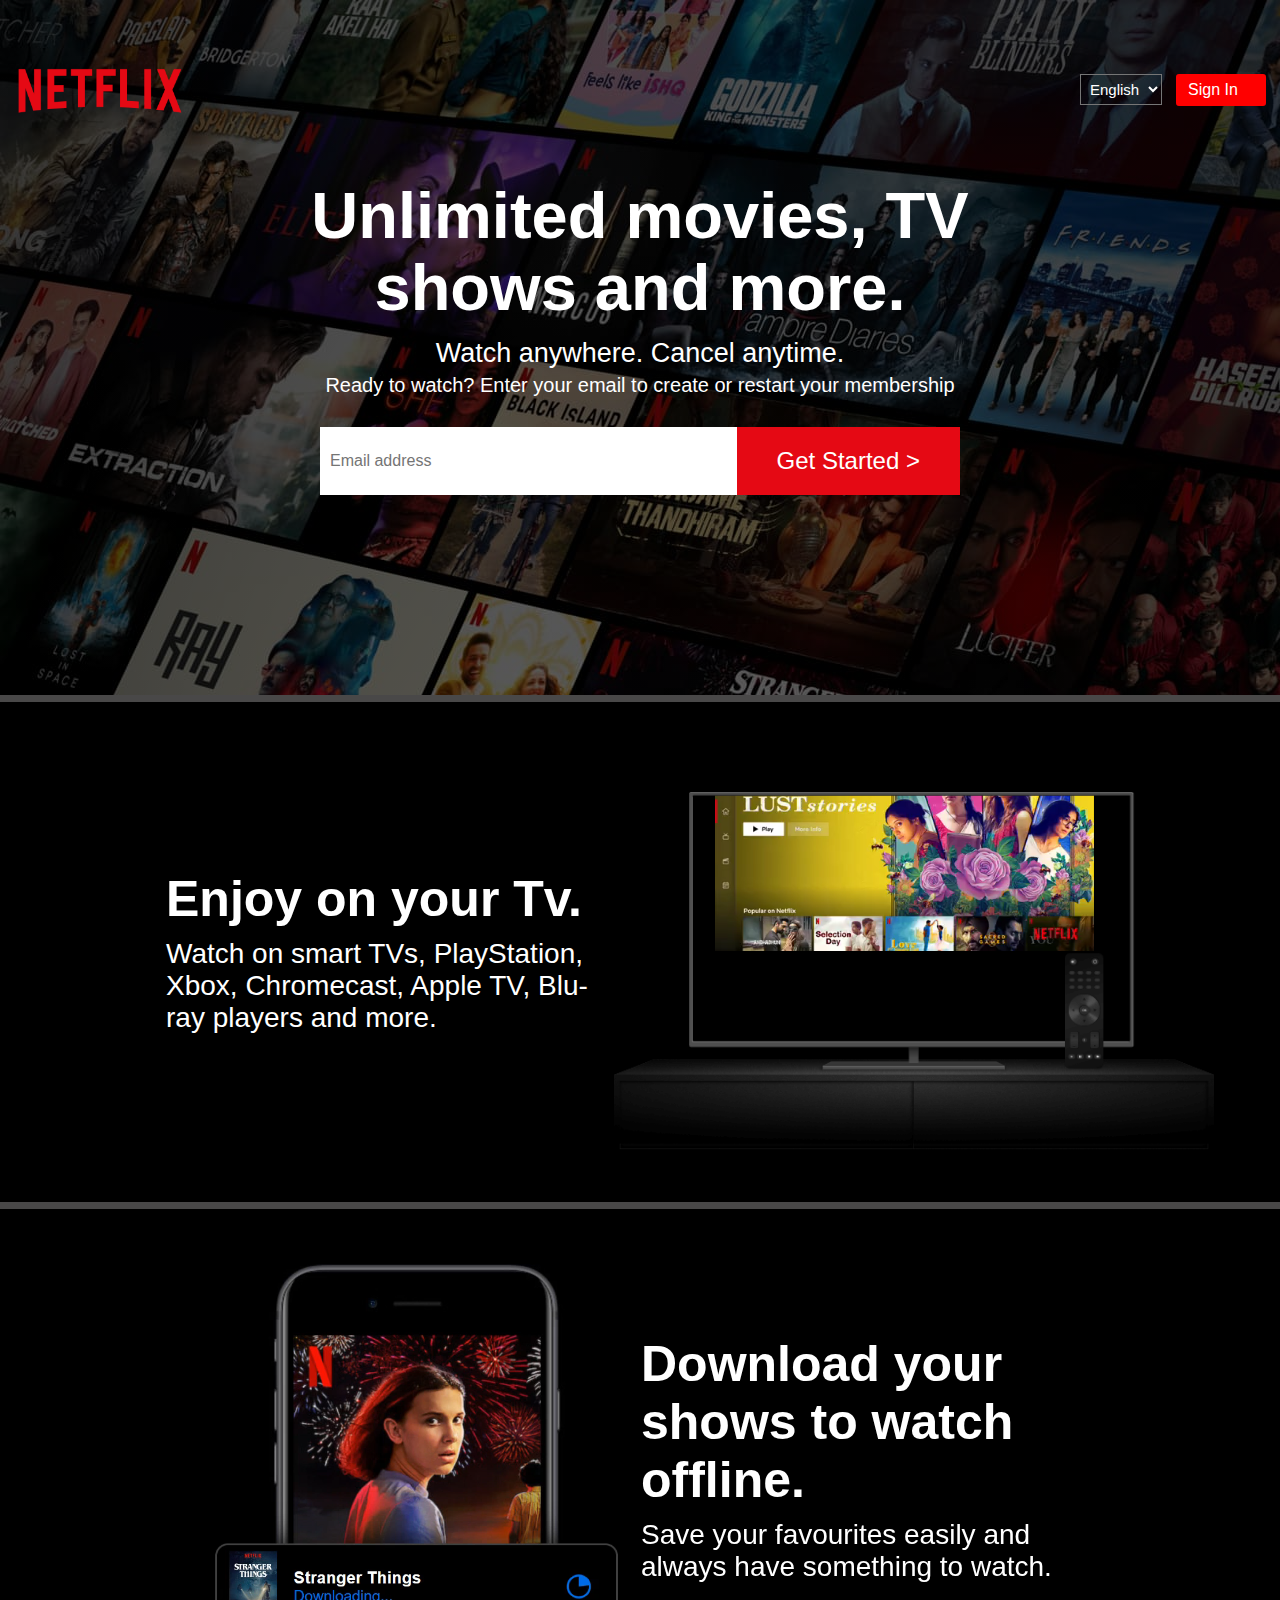
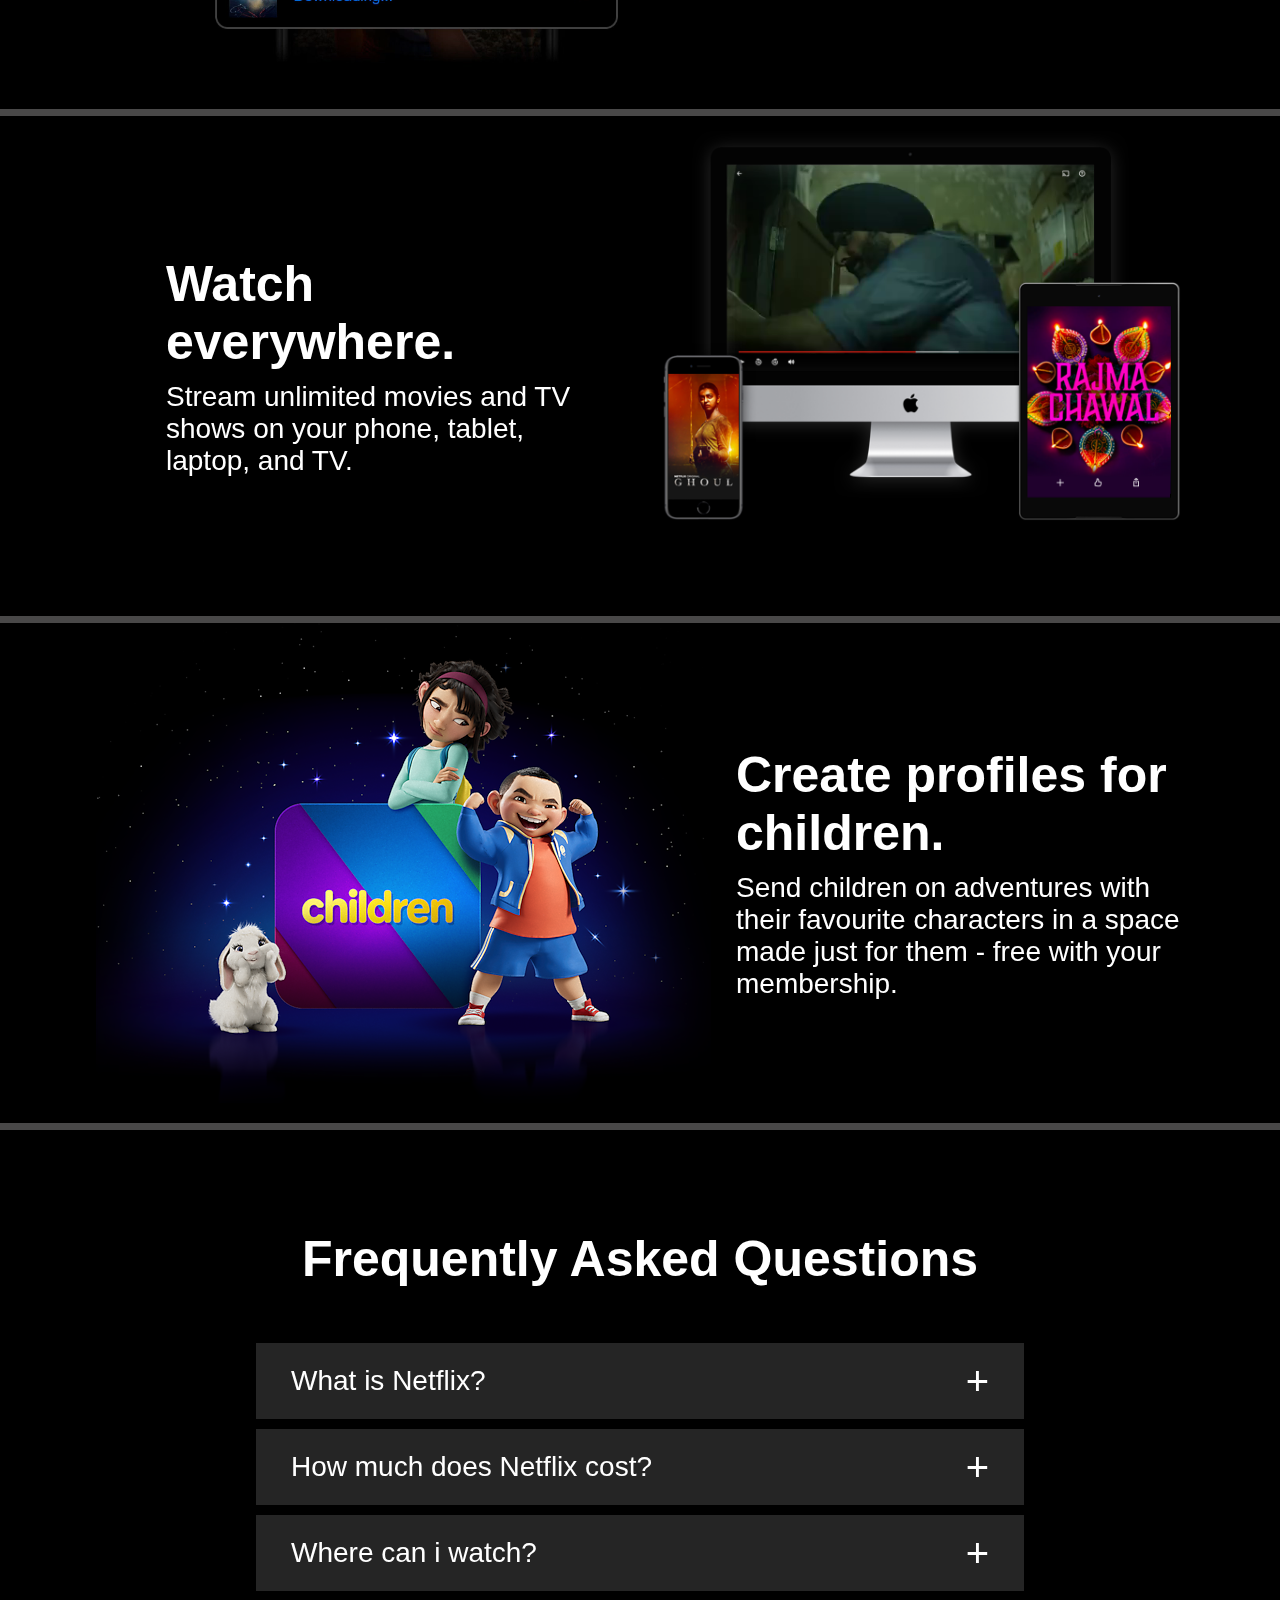
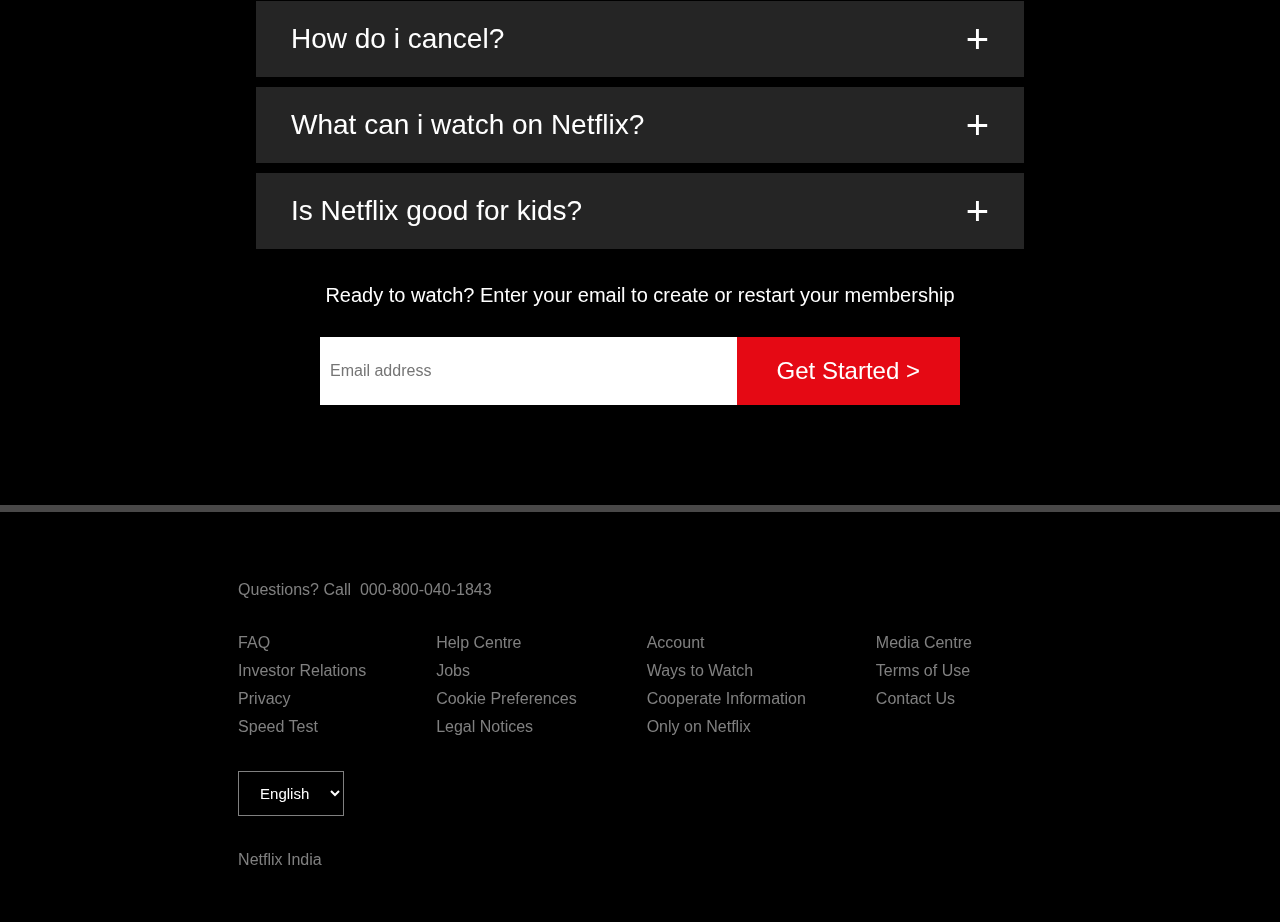
<file: index.html>
<!DOCTYPE html>
<html lang="en">
<head>
    <meta charset="UTF-8">
    <meta http-equiv="X-UA-Compatible" content="IE=edge">
    <meta name="viewport" content="width=device-width, initial-scale=1.0">
    <link rel="shortcut icon" href="Favicon logo.png" type="image/x-icon">
    <title>Netflix India - Watch TV Shows Online, Watch Movies Online</title>
    <link rel="stylesheet" href="index1.css">
</head>
<style>

   
</style>
<body>
    <div class="body">
        <nav class="navbar">
            <div class="logo">
                <!--  -->
                <a href="index1.html">
                <img src="logo.png" alt="netflix-logo">
                </a>

            </div>
            
    <div class="signinandlanguage">
        <div class="languagesection"> 
            <select name="languagesection" id="lang-enghindi">
                <option value="English">English</option>
                <option value="Hindi">Hindi</option>
            </select>
        </div>

        <!--  -->
        <a href="sign-in-page.html" class="btn-signin">Sign In</a>

        
    </div>
        </nav>


        <div class="section-1">
            <div class="main-container">
                <h1 class="first-heading">Unlimited movies, TV <br>shows and more.</h1>
                <h2 class="second-heading">Watch anywhere. Cancel anytime.</h2>
                <p class="third-heading">Ready to watch? Enter your email to create or restart your membership</p>
            </div>
            <div class="email-container">
                <input class= "input-email" type="email" name="" id="" placeholder="Email address">
                <div class="btn-getstarted">Get Started ></div>
            </div>
        </div>
    </div>


    <div class="section-2">
        <div class="container-2 ">
            <div class="greytopborder"></div>
            <div class="subblackcontainer-2  firstcontainers2">
                <div class="blackcontainer-text">
                    <h1>Enjoy on your Tv.</h1>
                    <p>Watch on smart TVs, PlayStation, Xbox, Chromecast, Apple TV, Blu-ray players and more. </p>
                </div>
                <div class="blackcontainer-media">
                    <div class="livetv-animation">
                        <img src="TV.png" alt="">
                        <video src="video-tv-1.m4v" muted loop autoplay></video>
                    </div>
                </div>
            </div>
        </div>
        <div class="container-2 ">
            <div class="greytopborder"></div>
            <div class="subblackcontainer-2  secondcontainers2">
                <div class="blackcontainer-media">
                    <video src="video-strangerthings.m4v" loop autoplay width="450px" style="padding-top:50px;" class="strangerthingsvideo"></video>
                </div>
                <div class="blackcontainer-text">
                    <h1>Download your shows to watch offline.
                    </h1>
                    <p>
                        Save your favourites easily and always have something to watch.
                    </p>
                </div>
            </div>
        </div>
        <div class="container-2">
            <div class="greytopborder"></div>
            <div class="subblackcontainer-2  thirdcontainers2">
                <div class="blackcontainer-text">
                    <h1>Watch everywhere.</h1>
                    <p>Stream unlimited movies and TV shows on your phone, tablet, laptop, and TV.</p>
                </div>
                <div class="blackcontainer-media">
                    <div class="livetv-animation">
                    <img src="device-pile-in.png" alt="">
                    <video src="video-devices-in.m4v" loop autoplay class="sacredgames"></video>
                </div>
                </div>
            </div>
        </div>
        <div class="container-2">
            <div class="greytopborder"></div>
            <div class="subblackcontainer-2 fourthcontainers2">
                <div class="blackcontainer-media">
                    <img src="Kids.png" alt="" class="kidsimage">
                </div>
                <div class="blackcontainer-text">
                    <h1>Create profiles for children.</h1>
                    <p>
                        Send children on adventures with their favourite characters in a space made just for them - free with your membership.
                    </p>
                </div>
            </div>
        </div>
        <div class="greytopborder"></div>
    </div>



    <div class="faq_section">
        <h1 class="faq-heading">Frequently Asked Questions</h1>
        <div class="greybox">
            <div class="greyboxin">
                <h1>What is Netflix?</h1>
                <button onclick="showorhide1()" id="plus_btn_1" class="plus_btn">+</button>
            </div>
            <div id="greyboxout_1" class="greyboxout">
                <hr>
                <p>
                    Netflix is a streaming service that offers a wide variety of award-winning TV shows, movies, anime, documentaries and more – on thousands of internet-connected devices.
                    <br><br>
                    You can watch as much as you want, whenever you want, without a single ad – all for one low monthly price. There's always something new to discover, and new TV shows and movies are added every week!
                </p>
            </div>
        </div>

        <div class="greybox">
            <div class="greyboxin">
                <h1>How much does Netflix cost?</h1>
                <button onclick="showorhide2()" id="plus_btn_2" class="plus_btn">+</button>
            </div>
            <div id="greyboxout_2" class="greyboxout">
                <hr>
                <p>
                    Watch Netflix on your smartphone, tablet, Smart TV, laptop, or streaming device, all for one fixed monthly fee. Plans range from ₹ 199 to ₹ 799 a month. No extra costs, no contracts.
                </p>
            </div>
        </div>

        <div class="greybox">
            <div class="greyboxin">
                <h1>Where can i watch?</h1>
                <button onclick="showorhide3()" id="plus_btn_3" class="plus_btn">+</button>
            </div>
            <div id="greyboxout_3" class="greyboxout">
                <hr>
                <p>
                    Netflix has an extensive library of feature films, documentaries, TV shows, anime, award-winning Netflix originals, and more. Watch as much as you want, anytime you want.
                </p>
            </div>
        </div>
        <div class="greybox">
            <div class="greyboxin">
                <h1>How do i cancel?</h1>
                <button onclick="showorhide4()" id="plus_btn_4" class="plus_btn">+</button>
            </div>
            <div id="greyboxout_4" class="greyboxout">
                <hr>
                <p>
                    Netflix is flexible. There are no annoying contracts and no commitments. You can easily cancel your account online in two clicks. There are no cancellation fees – start or stop your account anytime.
                </p>
            </div>
        </div>
        <div class="greybox">
            <div class="greyboxin">
                <h1>What can i watch on Netflix?</h1>
                <button onclick="showorhide5()" id="plus_btn_5" class="plus_btn">+</button>
            </div>
            <div id="greyboxout_5" class="greyboxout">
                <hr>
                <p>
                    The Netflix Kids experience is included in your membership to give parents control while kids enjoy family-friendly TV shows and films in their own space.<br><br>

                    Kids profiles come with PIN-protected parental controls that let you restrict the maturity rating of content kids can watch and block specific titles you don’t want kids to see.
                </p>
            </div>
        </div>
        <div class="greybox">
            <div class="greyboxin">
                <h1>Is Netflix good for kids?</h1>
                <button onclick="showorhide6()" id="plus_btn_6" class="plus_btn">+</button>
            </div>
            <div id="greyboxout_6" class="greyboxout">
                <hr>
                <p>
                    The Netflix Kids experience is included in your membership to give parents control while kids enjoy family-friendly TV shows and films in their own space.<br><br>

                    Kids profiles come with PIN-protected parental controls that let you restrict the maturity rating of content kids can watch and block specific titles you don’t want kids to see.
                </p>
            </div>
        </div>
    </div>

    <div class="bottom-email-container">
        <p class="third-heading">Ready to watch? Enter your email to create or restart your membership</p>
        <div class="email-container" style="margin-bottom: 100px;">
            <input class= "input-email" type="email" name="" id="" placeholder="Email address">
            <div class="btn-getstarted">Get Started ></div>
        </div>
        <div class="greytopborder"></div>
    </div>

    <footer>

        <div class="footerfull">
            <div class="footer-section">
                <p style="text-align: left;">Questions? Call &nbsp;<div class="call"><a href="#">000-800-040-1843</a></div></p>
            </div>
            <div class="footer-section">
                <div class="footer-section-2-column">
                    <p><a href="#">FAQ</a></p>
                    <p><a href="#">Investor Relations</a></p>
                    <p><a href="#">Privacy</a></p>
                    <p><a href="#">Speed Test</a></p>
                </div>
                <div class="footer-section-2-column">
                    <p><a href="#">Help Centre</a></p>
                    <p><a href="#">Jobs</a></p>
                    <p><a href="#">Cookie Preferences</a></p>
                    <p><a href="#">Legal Notices</a></p>
                </div>
                <div class="footer-section-2-column">
                    <p><a href="#">Account</a></p>
                    <p><a href="#">Ways to Watch</a></p>
                    <p><a href="#">Cooperate Information</a></p>
                    <p><a href="#">Only on Netflix</a></p>
                </div>
                <div class="footer-section-2-column">
                    <p><a href="#">Media Centre</a></p>
                    <p><a href="#">Terms of Use</a></p>
                    <p><a href="#">Contact Us</a></p>
                </div>
            </div>

            <div class="footer-section">
                <div class="signinandlanguage">
                    <div class="languagesection"> 
                        <select name="languagesection" id="lang-enghindi-1">
                            <option value="English">English</option>
                            <option value="Hindi">Hindi</option>
                        </select>
                    </div>
                </div>
            </div>


            <div class="footer-section">
                <div class="footer-section-2-column">
                    <p><a href="#">Netflix India</a></p>
                </div>
            </div>
        </div>
    </footer>
</body>

<script>

    var a =1;
    function showorhide1(){
        if(a==1){
            document.getElementById("greyboxout_1").style.display ="flex";
            document.getElementById("plus_btn_1").style.transform ='rotate(45deg)';
            
            return a=0;
            
        }
        else{
            document.getElementById("greyboxout_1").style.display ="none";
            document.getElementById("plus_btn_1").style.transform ='rotate(90deg)';
            return a=1;   
        }
    }

    function showorhide2(){
        if(a==1){
            document.getElementById("greyboxout_2").style.display ="flex";
            document.getElementById("plus_btn_2").style.transform ='rotate(45deg)';

            return a=0;           
        }
        
        else{
            document.getElementById("greyboxout_2").style.display ="none";
            document.getElementById("plus_btn_2").style.transform ='rotate(90deg)';

            return a=1;   
        }
    }
    function showorhide3(){
        if(a==1){
            document.getElementById("greyboxout_3").style.display ="flex";
            document.getElementById("plus_btn_3").style.transform ='rotate(45deg)';

            return a=0;           
        }
        
        else{
            document.getElementById("greyboxout_3").style.display ="none";
            document.getElementById("plus_btn_3").style.transform ='rotate(90deg)';

            return a=1;   
        }

    }
        function showorhide4(){
        if(a==1){
            document.getElementById("greyboxout_4").style.display ="flex";
            document.getElementById("plus_btn_4").style.transform ='rotate(45deg)';

            return a=0;           
        }
        
        else{
            document.getElementById("greyboxout_4").style.display ="none";
            document.getElementById("plus_btn_4").style.transform ='rotate(90deg)';

            return a=1;   
        }

        }
        function showorhide5(){
        if(a==1){
            document.getElementById("greyboxout_5").style.display ="flex";
            document.getElementById("plus_btn_5").style.transform ='rotate(45deg)';

            return a=0;           
        }
        
        else{
            document.getElementById("greyboxout_5").style.display ="none";
            document.getElementById("plus_btn_5").style.transform ='rotate(90deg)';

            return a=1;   
        }
    }

    function showorhide6(){
        if(a==1){
            document.getElementById("greyboxout_6").style.display ="flex";
            document.getElementById("plus_btn_6").style.transform ='rotate(45deg)';

            return a=0;           
        }
        
        else{
            document.getElementById("greyboxout_6").style.display ="none";
            document.getElementById("plus_btn_6").style.transform ='rotate(90deg)';

            return a=1;   
        }
    }
</script>
</html>
</file>
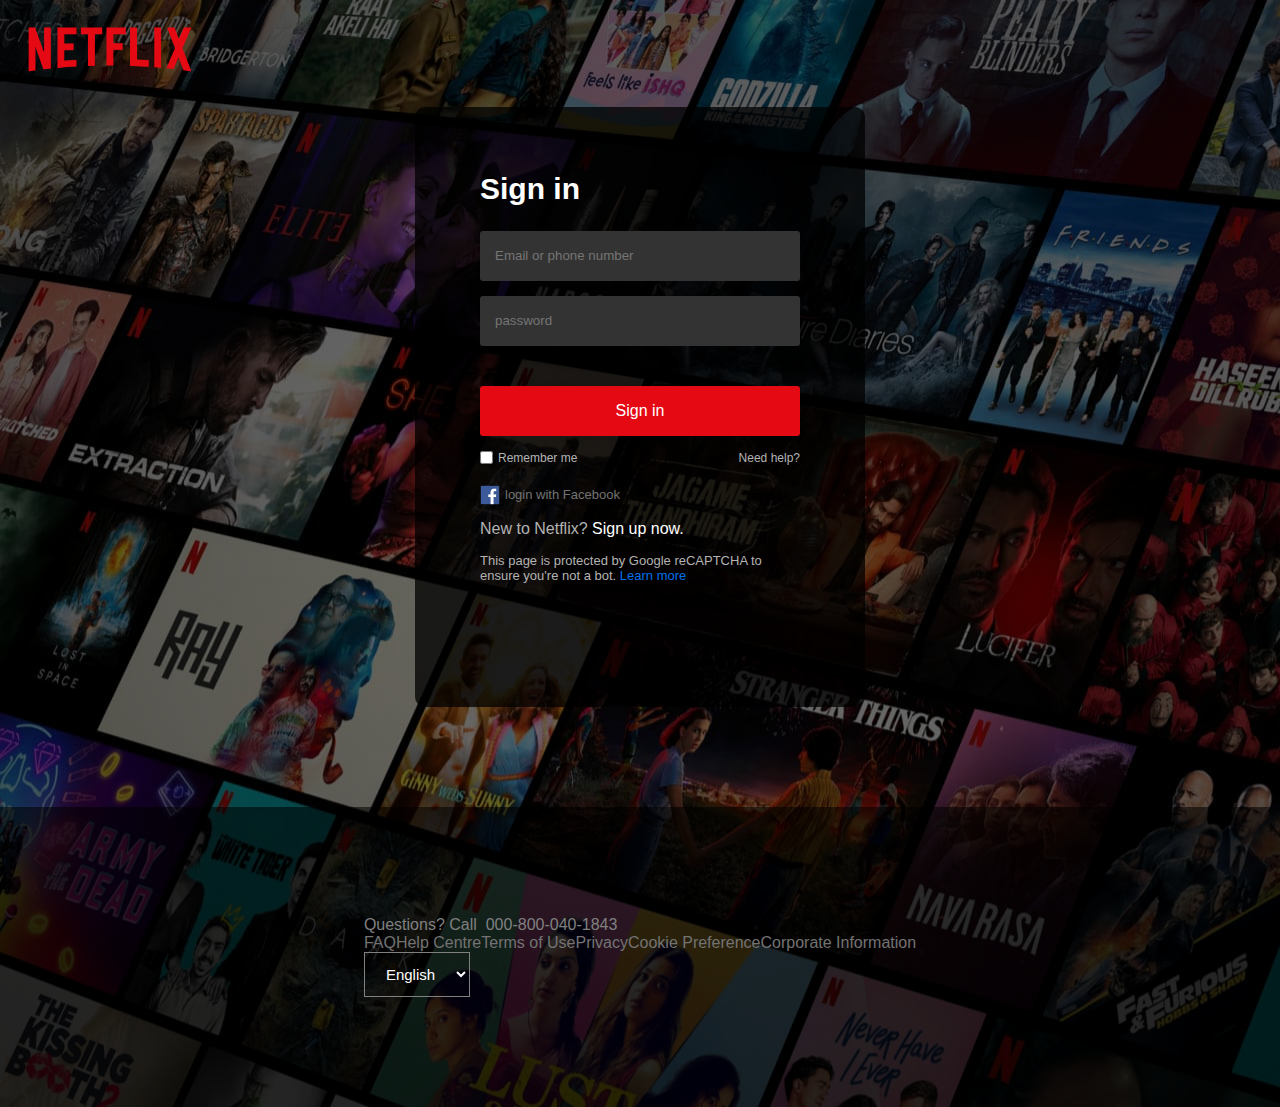
<file: sign-in-page copy.html>
<!DOCTYPE html>
<html lang="en">
<head>
    <meta charset="UTF-8">
    <meta http-equiv="X-UA-Compatible" content="IE=edge">
    <meta name="viewport" content="width=device-width, initial-scale=1.0">
    <title>Netflix</title>
</head>
<style>
    *{
        margin: 0;
        padding: 0;
        font-family: Arial, Helvetica, sans-serif;

    }
    .body{
        background-image: radial-gradient(rgba(0,0,0,0.4), rgba(0,0,0,0.6)), url(1img.jpg);
    }
    .header{
        /*  */
        /* padding: 20px 0px; */


        /* position: relative; */


        width: 100%;
    }


    .logo img{
        /*  */
        width: 200px;
        margin-top: -10px;
        margin-left: 10px;
    }


    /*  */
    .signinsection{
        display: flex;
          width: 100%;
          align-items: center;
          justify-content: center;
    }


    .sign-in-box{
        position: relative;

        /*  */
        height: 600px;


        width: 450px;

        /*  */
        padding: 65px;
        /* margin-left: 35%; */
    

        background: rgba(0,0, 0, 0.75);
        border-radius: 10px;
        box-sizing: border-box;
    }
    .sign-in-box h2{
        font-size: 30px;
        color: white;
        margin-top: 0px;
        margin-bottom: 25px;

    }
    .sign-in-form input{
        height: 50px;
        width: 100%;
        color: white;
        background-color: #333;
        box-sizing: border-box;
        padding-left: 15px;

        /*  */
        /* outline: none; */
        border-radius: 3px;
        border: none;

    }
    .sign-in-form{
        margin-bottom: 15px;
    }
    .sign-in-button{
        height: 50px;
        color: white;
        width: 100%;
        background-color: #e50914;
        border-radius: 3px;
        font-size: 16px;
        display: flex;
        justify-content: center;
        flex-direction: column;
        margin-top: 40px;
        margin-bottom: 15px;
        text-align: center;
    
    }
    .support{
        display: flex;
        color: #b3b3b3;
        justify-content: space-between;
        font-size: 12px;

        /*  */
        margin-bottom: 20px;
    }
    .remember{
        display: flex;
        align-items: center;
        margin-right: 10px;
    
    }
    .remember input{
        margin-right: 5px;
    }
    .need-help a{
        text-decoration: none;
        color: #b3b3b3;
    }
    .need-help a:hover{
        text-decoration: underline;
    }
    .login-section{
        color: #b3b3b3;
    }
    .login-facebook{
        display: flex;
        align-items: center;
        width: 100%;
        color: #737373;
        margin-bottom: 15px;

    }
    .login-facebook img{
        width: 20px;
        height: 20px;
    }
    .login-facebook a{
        text-decoration: none;
        color: #737373;
        margin-left: 5px;
        font-size: 13px;
    }
    a{
        text-decoration: none;
    }
    .sign-up{
        font-size: 16px;
        margin-bottom: 15px;
    }
    .sign-up a{
        color: white;
    }
    .sign-up a:hover {
        text-decoration: underline;
    }
    .terms-conditons{
        font-size: 13px;
    }
    .terms-conditons a{
        color: #0071eb ;

    }
    .terms-conditons a:hover{
        text-decoration: underline;
    }


/*  */
    /* footer section */
footer{
    

    /*  */
    /* width: 100%; */
    height: 300px;
    background-color: rgba(0, 0, 0, 0.555); 

    display: flex;
    align-items: center;
    justify-content: center;

    /*  */
    margin-top: 100px;
}

.footer-section{
    color: grey;
    font-family: -apple-system, BlinkMacSystemFont, 'Segoe UI', Roboto, Oxygen, Ubuntu, Cantarell, 'Open Sans', 'Helvetica Neue', sans-serif;
    display: flex;

    flex-direction: row;
}

.footer-section-2-column{
    padding: 30px 0px;
    padding-right: 70px;
}

.footer-section-2-column p{
    padding: 5px 0px;
}

.footer-section-2-column p a, .footer-section a{
    text-decoration: none;
    color: grey;
}

.call{
    text-decoration: none;
}

.call :hover{
    text-decoration: underline;
    color: grey;
}



.signinandlanguage{
    width: 200px;
    display: flex;
    flex-direction: row;
}


#lang-enghindi-1{
    font-family: -apple-system, BlinkMacSystemFont, 'Segoe UI', Roboto, Oxygen, Ubuntu, Cantarell, 'Open Sans', 'Helvetica Neue', sans-serif;
    font-size: 15px;
    padding: 12px 17px;
    background-color: rgba(0, 0, 0, 0);
    color: white;
    border: 1px solid grey;
}

#lang-enghindi-1 option{
    font-family: -apple-system, BlinkMacSystemFont, 'Segoe UI', Roboto, Oxygen, Ubuntu, Cantarell, 'Open Sans', 'Helvetica Neue', sans-serif;
    color: white;
    background-color: black;
    font-size: 15px;
    padding: 10x;
}

.footer-section-1{
    display: flex;
    flex-direction: row;
    width: 100%;
    justify-content: space-evenly;
}
.footer-section-1 a{
    text-decoration: none;
    color: #737373;
    
}

@media (max-width: 740px) {
    .body{
        background-image: none;
        background-color: black;
    }

    .logo img {
    width: 215px;
    margin-top: -20px;
    margin-left: 0px;
}

.sign-in-box {
    height: 520px;
    width: 95%;
    padding: 0px;    
    background: none;
    border-radius: 10px;
    box-sizing: border-box;
}


.login-section {
    padding-top: 20px;
}

.greyline{
    width: 100%;
    background-color: #333;
    height: 2px;
}

footer{
    margin-top: 0px;
    margin: 0px 5px;
}

.footer-section-2-column {
    padding-right: 30px;
}

.footer-section-2-column p a, .footer-section a {
    text-decoration: none;
    color: grey;
    font-size: 15px;
}

.footer-section-2-column p a:hover{
    text-decoration: underline;
    
}
}


@media (max-width:540px) {
    .footer-section-2-column p a{
    font-size: 13px;
   
} 

.footer-section-2-column {
    padding-right: 20px;
}
}

</style>
<body>
    <div class="body">
        <header class="header">
            <div class="logo">
                <!--  -->
                <a href="index1.html">
                <img src="logo.png" alt="netflix-logo">
                </a>

            </div>
        </header>


        <div class="signinsection">
            <div class="sign-in-box">
                <h2>Sign in</h2>
                <form>
                    <div class="sign-in-form">
                        <input type="text" placeholder="Email or phone number" required>
                    </div>
                    <div class="sign-in-form">
                        <input type="text" placeholder="password" required>
                    </div>
                    <div class="sign-in-button">
                        Sign in
                    </div>
                    <div class="support">
                        <div class="remember">
                            <input type="checkbox">
                            Remember me 
                        </div>
                        <div class="need-help">
                            <a href="">
                                Need help?
                            </a>
                        </div>
                    </div>
                    <div class="login-section">
                        <div class="login-facebook">
                            <img src="R.png" alt="Facebook">
                            <a href="#">
                                login with Facebook
                            </a>
    
                        </div>
                        <div class="sign-up">
                            <p>New to Netflix? <a href="#">Sign up now.</a></p>
                        </div>
                        <div class="terms-conditons">
                            <p>This page is protected by Google reCAPTCHA to ensure you're not a bot. <a href="#">Learn more</a></p>
                        </div>
                    </div>
                </form>
            </div>
        </div>
    
        <div class="greyline"></div>
<!--  -->
    <footer>

        <div class="footerfull">
            <div class="footer-section">
                <p style="text-align: left;">Questions? Call &nbsp;<div class="call"><a href="#">000-800-040-1843</a></div></p>
            </div>
            
            <div class="footer-section-1">
                <a href="#">FAQ</a>
                <a href="#">Help Centre</a>
                <a href="#">Terms of Use</a>
                <a href="#">Privacy</a>
                <a href="#">Cookie Preference</a>
                <a href="#">Corporate Information</a>
            </div>

            <div class="footer-section">
                <div class="signinandlanguage">
                    <div class="languagesection"> 
                        <select name="languagesection" id="lang-enghindi-1">
                            <option value="English">English</option>
                            <option value="Hindi">Hindi</option>
                        </select>
                    </div>
                </div>
            </div>

        </div>
    </footer>

</div>
</body>
</html>
</file>
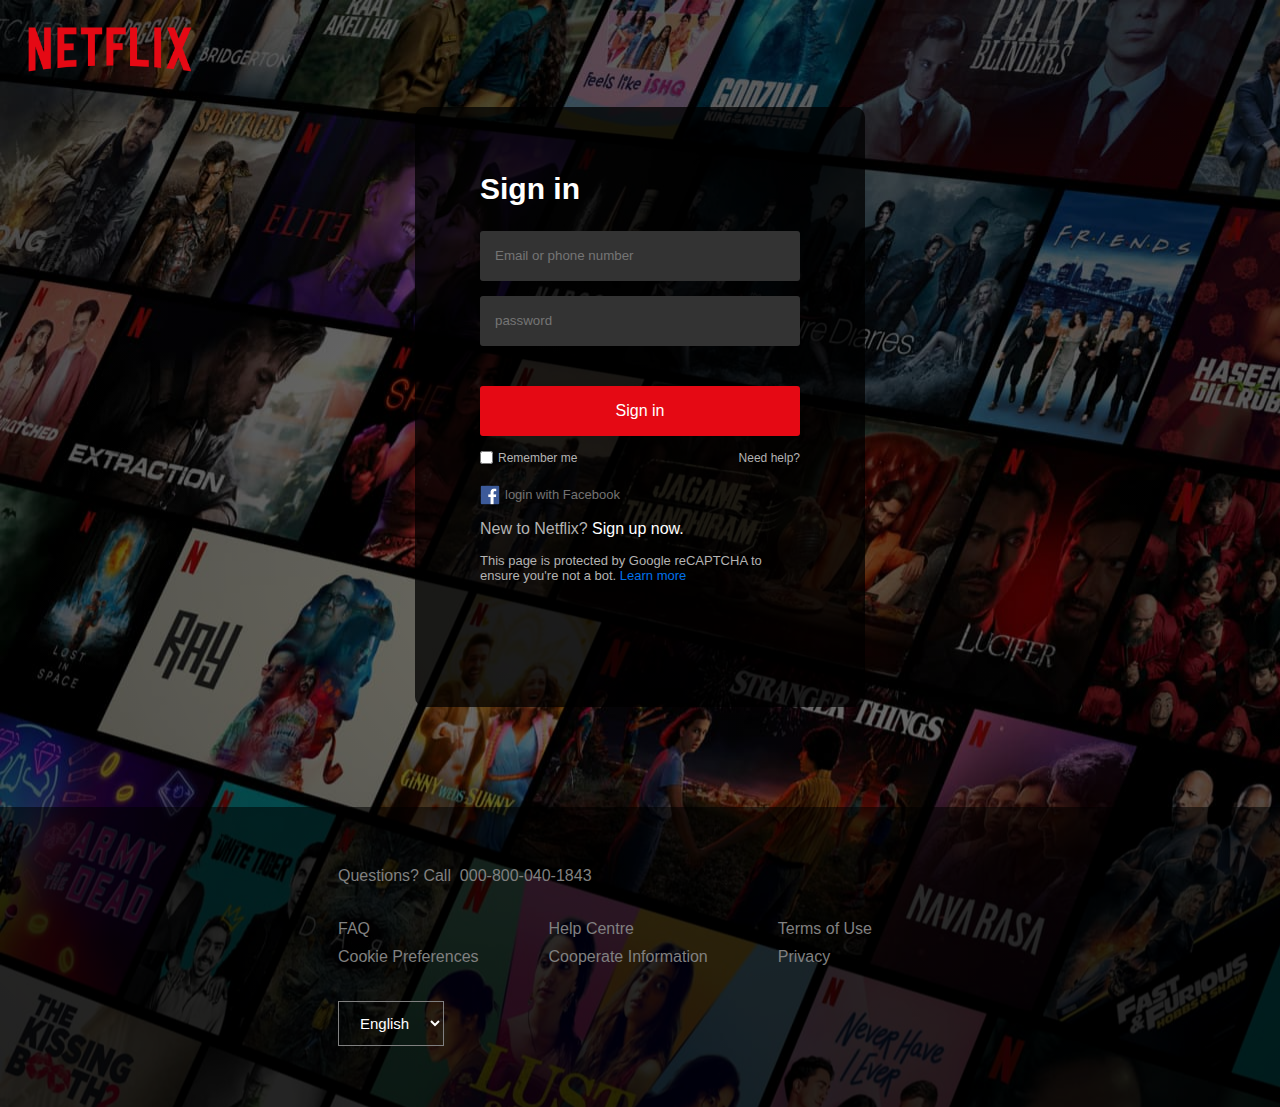
<file: sign-in-page.html>
<!DOCTYPE html>
<html lang="en">
<head>
    <meta charset="UTF-8">
    <meta http-equiv="X-UA-Compatible" content="IE=edge">
    <meta name="viewport" content="width=device-width, initial-scale=1.0">
    <title>Netflix</title>
</head>
<style>
    *{
        margin: 0;
        padding: 0;
        font-family: Arial, Helvetica, sans-serif;

    }
    .body{
        background-image: radial-gradient(rgba(0,0,0,0.4), rgba(0,0,0,0.6)), url(1img.jpg);
    }
    .header{
        /*  */
        /* padding: 20px 0px; */


        /* position: relative; */


        width: 100%;
    }


    .logo img{
        /*  */
        width: 200px;
        margin-top: -10px;
        margin-left: 10px;
    }


    /*  */
    .signinsection{
        display: flex;
          width: 100%;
          align-items: center;
          justify-content: center;
    }


    .sign-in-box{
        position: relative;

        /*  */
        height: 600px;


        width: 450px;

        /*  */
        padding: 65px;
        /* margin-left: 35%; */
    

        background: rgba(0,0, 0, 0.75);
        border-radius: 10px;
        box-sizing: border-box;
    }
    .sign-in-box h2{
        font-size: 30px;
        color: white;
        margin-top: 0px;
        margin-bottom: 25px;

    }
    .sign-in-form input{
        height: 50px;
        width: 100%;
        color: white;
        background-color: #333;
        box-sizing: border-box;
        padding-left: 15px;

        /*  */
        /* outline: none; */
        border-radius: 3px;
        border: none;

    }
    .sign-in-form{
        margin-bottom: 15px;
    }
    .sign-in-button{
        height: 50px;
        color: white;
        width: 100%;
        background-color: #e50914;
        border-radius: 3px;
        font-size: 16px;
        display: flex;
        justify-content: center;
        flex-direction: column;
        margin-top: 40px;
        margin-bottom: 15px;
        text-align: center;
    
    }
    .support{
        display: flex;
        color: #b3b3b3;
        justify-content: space-between;
        font-size: 12px;

        /*  */
        margin-bottom: 20px;
    }
    .remember{
        display: flex;
        align-items: center;
        margin-right: 10px;
    
    }
    .remember input{
        margin-right: 5px;
    }
    .need-help a{
        text-decoration: none;
        color: #b3b3b3;
    }
    .need-help a:hover{
        text-decoration: underline;
    }
    .login-section{
        color: #b3b3b3;
    }
    .login-facebook{
        display: flex;
        align-items: center;
        width: 100%;
        color: #737373;
        margin-bottom: 15px;

    }
    .login-facebook img{
        width: 20px;
        height: 20px;
    }
    .login-facebook a{
        text-decoration: none;
        color: #737373;
        margin-left: 5px;
        font-size: 13px;
    }
    a{
        text-decoration: none;
    }
    .sign-up{
        font-size: 16px;
        margin-bottom: 15px;
    }
    .sign-up a{
        color: white;
    }
    .sign-up a:hover {
        text-decoration: underline;
    }
    .terms-conditons{
        font-size: 13px;
    }
    .terms-conditons a{
        color: #0071eb ;

    }
    .terms-conditons a:hover{
        text-decoration: underline;
    }


/*  */
    /* footer section */
footer{
    

    /*  */
    /* width: 100%; */
    height: 300px;
    background-color: rgba(0, 0, 0, 0.555); 

    display: flex;
    align-items: center;
    justify-content: center;

    /*  */
    margin-top: 100px;
}

.footer-section{
    color: grey;
    font-family: -apple-system, BlinkMacSystemFont, 'Segoe UI', Roboto, Oxygen, Ubuntu, Cantarell, 'Open Sans', 'Helvetica Neue', sans-serif;
    display: flex;

    flex-direction: row;
}

.footer-section-1{
    color: #737373;
    font-family: -apple-system, BlinkMacSystemFont, 'Segoe UI', Roboto, Oxygen, Ubuntu, Cantarell, 'Open Sans', 'Helvetica Neue', sans-serif;
    display: flex;
    flex-direction: row;
}

.footer-section-2-column{
    padding: 30px 0px;
    padding-right: 70px;
}

.footer-section-2-column p{
    padding: 5px 0px;
}

.footer-section-2-column p a, .footer-section a{
    text-decoration: none;
    color: grey;
}

.call{
    text-decoration: none;
}

.call :hover{
    text-decoration: underline;
    color: grey;
}



.signinandlanguage{
    width: 200px;
    display: flex;
    flex-direction: row;
}


#lang-enghindi-1{
    font-family: -apple-system, BlinkMacSystemFont, 'Segoe UI', Roboto, Oxygen, Ubuntu, Cantarell, 'Open Sans', 'Helvetica Neue', sans-serif;
    font-size: 15px;
    padding: 12px 17px;
    background-color: rgba(0, 0, 0, 0);
    color: white;
    border: 1px solid grey;
}

#lang-enghindi-1 option{
    font-family: -apple-system, BlinkMacSystemFont, 'Segoe UI', Roboto, Oxygen, Ubuntu, Cantarell, 'Open Sans', 'Helvetica Neue', sans-serif;
    color: white;
    background-color: black;
    font-size: 15px;
    padding: 10x;
}


@media (max-width: 740px) {
    .body{
        background-image: none;
        background-color: black;
    }

    .logo img {
    width: 215px;
    margin-top: -20px;
    margin-left: 0px;
}

.sign-in-box {
    height: 520px;
    width: 95%;
    padding: 0px;    
    background: none;
    border-radius: 10px;
    box-sizing: border-box;
}


.login-section {
    padding-top: 20px;
}

.greyline{
    width: 100%;
    background-color: #333;
    height: 2px;
}

footer{
    margin-top: 0px;
    margin: 0px 5px;
}

.footer-section-2-column {
    padding-right: 30px;
}

.footer-section-2-column p a, .footer-section a {
    text-decoration: none;
    color: grey;
    font-size: 15px;
}

.footer-section-2-column p a:hover{
    text-decoration: underline;
    
}
}


@media (max-width:540px) {
    .footer-section-2-column p a{
    font-size: 13px;
   
} 

.footer-section-2-column {
    padding-right: 20px;
}
}


@media (max-width:500px) {
    .footer-section-1{
        flex-direction: column;
    }
    .footer-section-2-column{
        padding: 5px 0px;
    }
}
</style>
<body>
    <div class="body">
        <header class="header">
            <div class="logo">
                <!--  -->
                <a href="index1.html">
                <img src="logo.png" alt="netflix-logo">
                </a>

            </div>
        </header>

       <!--  -->
        <div class="signinsection">

            <div class="sign-in-box">
                <h2>Sign in</h2>
                <form>
                    <div class="sign-in-form">
                        <input type="text" placeholder="Email or phone number" required>
                    </div>
                    <div class="sign-in-form">
                        <input type="text" placeholder="password" required>
                    </div>
                    <div class="sign-in-button">
                        Sign in
                    </div>
                    <div class="support">
                        <div class="remember">
                            <input type="checkbox">
                            Remember me 
                        </div>
                        <div class="need-help">
                            <a href="">
                                Need help?
                            </a>
                        </div>
                    </div>
                    <div class="login-section">
                        <div class="login-facebook">
                            <img src="R.png" alt="Facebook">
                            <a href="#">
                                login with Facebook
                            </a>
    
                        </div>
                        <div class="sign-up">
                            <p>New to Netflix? <a href="#">Sign up now.</a></p>
                        </div>
                        <div class="terms-conditons">
                            <p>This page is protected by Google reCAPTCHA to ensure you're not a bot. <a href="#">Learn more</a></p>
                        </div>
                    </div>
                </form>
            </div>

        <!--  -->
        </div>
        <div class="greyline"></div>


<!--  -->
    <footer>
        <div class="footerfull">
            <div class="footer-section">
                <p style="text-align: left;">Questions? Call &nbsp;
                    <div class="call"><a href="#">000-800-040-1843</a></div></p>
            </div>
            <div class="footer-section-1">
                <div class="footer-section-2-column">
                    <p><a href="#">FAQ</a></p>
                    <p><a href="#">Cookie Preferences</a></p>
                </div>

                <div class="footer-section-2-column">
                    <p><a href="#">Help Centre</a></p>
                    <p><a href="#">Cooperate Information</a></p>
                </div>

                <div class="footer-section-2-column">
                    <p><a href="#">Terms of Use</a></p>
                    <p><a href="#">Privacy</a></p>
                </div>
            </div>

            <div class="footer-section">
                <div class="signinandlanguage">
                    <div class="languagesection"> 
                        <select name="languagesection" id="lang-enghindi-1">
                            <option value="English">English</option>
                            <option value="Hindi">Hindi</option>
                        </select>
                    </div>
                </div>
            </div>

        </div>
    </footer>

</div>
</body>
</html>
</file>
<file: index1.css>
*{
    padding: 0;
    margin: 0;
}

body{
    background-image: radial-gradient(rgba(0,0,0,0.4), rgba(0,0,0,0.7)), url(1img.jpg);
}

.navbar{
width: 100%;
height: 20vh;
display: flex;
align-items: center;
justify-content: space-between;
}

.navbar img{

/*  */
width: 200px;
}


.signinandlanguage{
width: 200px;
display: flex;
flex-direction: row;
}
.btn-signin{
font-family: -apple-system, BlinkMacSystemFont, 'Segoe UI', Roboto, Oxygen, Ubuntu, Cantarell, 'Open Sans', 'Helvetica Neue', sans-serif;
position: relative;
padding: 5px 10px;
border: 2px solid red;
background-color: red;
color: white;
border-radius: 3px;


/*  */
margin:0px 14px;
width: 200px;


text-decoration: none;
}



#lang-enghindi{
font-family: -apple-system, BlinkMacSystemFont, 'Segoe UI', Roboto, Oxygen, Ubuntu, Cantarell, 'Open Sans', 'Helvetica Neue', sans-serif;
font-size: 15px;
padding: 5px;
background-color: rgba(0, 0, 0, 0);
color: white;
}
#lang-enghindi option{
font-family: -apple-system, BlinkMacSystemFont, 'Segoe UI', Roboto, Oxygen, Ubuntu, Cantarell, 'Open Sans', 'Helvetica Neue', sans-serif;
background-color: black;
color: white;
font-size: 15px;
padding: 10px;
}
.main-container{
color: white;
font-family: Arial, Helvetica, sans-serif;
}
.first-heading{
font-size: 65px;
margin-bottom: 15px;
line-height: 1.1em;

}
.second-heading{
font-size: 27px;
margin-bottom: 5px;
font-weight: 500;

}
.third-heading{
font-size: 20px;
padding-bottom: 30px;
}
.email-container{
width: 50%;
height: fit-content;
background-color: white;
flex-direction: row;
justify-content: space-between;
display: flex;
margin-bottom: 200px;
}
.bottom-email-container{
padding-top: 30px;
display: flex;
flex-direction: column;
background-color: black;
width: 100%;
align-items: center;
justify-content: center;
color: white;
font-family: -apple-system, BlinkMacSystemFont, 'Segoe UI', Roboto, Oxygen, Ubuntu, Cantarell, 'Open Sans', 'Helvetica Neue', sans-serif;

}

.input-email{
outline:none ;
border: none;
padding: 20px 10px;
font-size: 1em;
}


.btn-getstarted{
font-family: 'Netflix Sans','Helvetica Neue',Helvetica,Arial,sans-serif;
cursor: pointer;
height: fit-content;
padding: 20px 40px;
background-color: #e50914;
color: white;
font-size: 1.5em;
text-align: center;
}

.section-1{
display: flex;
flex-direction: column;
width: 100%;
align-items: center;
text-align: center;
}


/* section-2 */
.greytopborder{
width: 100%;
height: 7px;
background-color: rgb(73, 72, 72);
}

.subblackcontainer-2{
height: 500px;
width: 100%;
background-color: black;
display: flex;
flex-direction: row;
justify-content: center;
}

/* section-3 */
.faq_section{
display: flex;
flex-direction: column;
width: 100%;
align-items: center;
background-color: black;
color: white;
padding-top: 50px;
font-family: -apple-system, BlinkMacSystemFont, 'Segoe UI', Roboto, Oxygen, Ubuntu, Cantarell, 'Open Sans', 'Helvetica Neue', sans-serif;
}
.faq-heading{
font-size: 50px;
font-family: Arial, Helvetica, sans-serif;
padding: 50px;
}

.greybox{
display: flex;
width: 60%;
flex-direction: column;
background-color: rgb(37, 37, 37);
margin: 5px;
}

.greyboxin{
display: flex;
flex-direction: row;
justify-content: space-between;
margin: 8px 35px;
}
.greyboxin h1{
font-size: 28px;
font-weight: 500;
line-height: 60px;
}
.plus_btn{
color: white;
font-size: 40px;
background: none;
border:none;
}
.greyboxout{
display: none;
flex-direction: column;
}

.greyboxout hr{
width: 100%;
margin: 0px;
background-color: black;
border: 1px solid black;
}

.greyboxout p{
font-size: 25px;
margin: 20px 6px;
padding: 20px;
}
.blackcontainer-text{
color: white;
font-family: -apple-system, BlinkMacSystemFont, 'Segoe UI', Roboto, Oxygen, Ubuntu, Cantarell, 'Open Sans', 'Helvetica Neue', sans-serif;
display: flex;
flex-direction: column;
justify-content: center;
width: 35%;
align-items: center;

}
.blackcontainer-text h1{
font-size: 50px;
text-align: left;
width: 100%;
margin-bottom : 10px;

}
.blackcontainer-text p {
font-size: 28px;
text-align: left;
width: 100%;
}
.livetv-animation{
width: 500px;
}
.livetv-animation img{

z-index: 3;
width: 600px;
position: absolute;

}
.livetv-animation video{
padding: 80px;
z-index: 2;
position: absolute;
width: 450px;
}

/*  */
.livetv-animation video {
    padding: 36px 101px;
    z-index: 2;
    position: absolute;
    width: 379px;
}




/* footer section */
footer{
width: 100%;

height: 360px;

background-color: black;
display: flex;
align-items: center;
justify-content: center;


/*  */
padding-top: 50px;

}

.footer-section{
color: grey;
font-family: -apple-system, BlinkMacSystemFont, 'Segoe UI', Roboto, Oxygen, Ubuntu, Cantarell, 'Open Sans', 'Helvetica Neue', sans-serif;
display: flex;

flex-direction: row;
}

.footer-section-2-column{
padding: 30px 0px;
padding-right: 70px;
}

.footer-section-2-column p{
padding: 5px 0px;
}

.footer-section-2-column p a, .footer-section a{
text-decoration: none;
color: grey;
}

.call{
text-decoration: none;
}

.call :hover{
text-decoration: underline;
color: grey;
}


#lang-enghindi-1{
font-family: -apple-system, BlinkMacSystemFont, 'Segoe UI', Roboto, Oxygen, Ubuntu, Cantarell, 'Open Sans', 'Helvetica Neue', sans-serif;
font-size: 15px;
padding: 12px 17px;
background-color: rgba(0, 0, 0, 0);
color: white;

/*  */
border: 1px solid grey;

}

#lang-enghindi-1 option{
font-family: -apple-system, BlinkMacSystemFont, 'Segoe UI', Roboto, Oxygen, Ubuntu, Cantarell, 'Open Sans', 'Helvetica Neue', sans-serif;
color: white;
background-color: black;
font-size: 15px;
padding: 10x;
}

/*  */
/* .sacredgames{
    width: 370px; padding-top: 45px ; margin-left: 30px;
} */

/*  */
@media (max-width:1000px) {
    .first-heading{
        font-size: 50px;
    }
    .third-heading{
        padding: 10px;
        padding-bottom: 20px;
        font-size: 17px;
    }

    .subblackcontainer-2 {
        flex-direction: column;
        height: 600px;
        justify-content:start;
    }

    .blackcontainer-text{
        width: 100%;
        /* padding: 20px; */
    }
    .blackcontainer-text h1 {
        text-align: center;
        font-size: 35px;
        margin-top: 20px;
    }
    .blackcontainer-text p{
        text-align: center;
        font-size: 20px;
    }

    .blackcontainer-media{
        display: flex;
        width: 100%;
        align-items: center;
        justify-content: center;
    }
    .livetv-animation img {
        width: 500px;
    }
    .livetv-animation video {
        width: 350px;
    }



    .strangerthingsvideo{
          width: 400px;
    }

    .secondcontainers2{
        display: flex;
        flex-direction: column-reverse;
    }


    .sacredgames{
        width: 370px; 
        padding:0px ;
         margin-left: 30px;
    }

    .thirdcontainers2 .blackcontainer-media .livetv-animation video{
        width: 300px;
        padding: 30px 69px;
    }


    .fourthcontainers2{
        display: flex;
        flex-direction: column-reverse;
    }

    .kidsimage{
        width: 500px;
    }

    .email-container {
        width: 70%;
    }
    .btn-getstarted {
        padding: 20px 5px;
        font-size: 1em;
    }



    .faq_section {
        padding-top: 0px;
    }

    .greyboxin{
        margin: 0px 15px;
    }

    .greyboxin h1 {
        font-size: 18px;
    }
    .plus_btn {
        font-size: 30px;
    }
    .faq-heading {
        font-size: 35px;
    }

    .footer-section{
        margin: 0px 40px;
    }
}

@media (max-width: 887px){

    .footer-section-2-column {
        padding-right: 25px;
    }

    .footer-section{
        color: grey;
        font-family: -apple-system, BlinkMacSystemFont, 'Segoe UI', Roboto, Oxygen, Ubuntu, Cantarell, 'Open Sans', 'Helvetica Neue', sans-serif;
        display: flex;
        flex-direction: row;  
        flex-wrap: wrap;
    }
    
    .footer-section-2-column p a, .footer-section a{
        font-size: 15px;
        }
        

}



@media (max-width:665px) {
    .navbar {
        height: 13vh;
    }
    .navbar img {
        width: 110px;
    }
    
    .first-heading {
        font-size: 27px;
        padding-top: 40px;
    }

    .second-heading{
        font-size: 18px;
    }

    .third-heading{
        font-size: 18px;
        padding: 10px 15px;
        text-align: center;
    }


    .email-container {
        align-items: center;
        width: 85%;
    display: flex;
    flex-direction: column;
    background-color: rgba(255, 255, 255, 0);
    }

    .input-email {
        margin-bottom: 13px;
        width: 100%;
        padding: 15px 10px;
        font-size: 15px;
    
    }

    .btn-getstarted {
        width: 100px;
        padding: 13px 17px;
    }


    .section-1 {
        height: 407px;}



    .subblackcontainer-2 {
        flex-direction: column;
        height: 475px;
        justify-content:start;
    }

    .blackcontainer-text{
        width: 100%;
        /* padding: 20px; */
    }
    .blackcontainer-text h1 {
        font-size: 29px;
        margin-top: 30px;
    }
    .blackcontainer-text p{
        text-align: center;
        font-size: 20px;
    }

    .blackcontainer-media{
        display: flex;
        width: 100%;
        align-items: center;
        justify-content: center;
    }
    

    .livetv-animation{
        width: 340px;
    }
    .livetv-animation img {
        width: 320px;
    }
    .livetv-animation video {
        width: 241px;
        padding: 50px 44px;
    }

    .strangerthingsvideo{
        padding-top: 40px;
        width: 245px;
    }

    .secondcontainers2{
        display: flex;
        flex-direction: column-reverse;
    }

    .sacredgames{
        width: 370px; 
        padding:0px ;
         margin-left: 30px;
    }

    .thirdcontainers2 .blackcontainer-media .livetv-animation video {
        width: 195px;
        padding: 19px 32px;
    }


    .fourthcontainers2{
        display: flex;
        flex-direction: column-reverse;
    }

    .kidsimage {
        width: 350px;
    }

    
    .faq_section {
        padding-top: 0px;
        text-align: center;
    }

    .greybox{
        width: 100%;
    }
    
    .greyboxin{
        margin: 0px 15px;
    }

    .greyboxin h1 {
        font-size: 18px;
    }
    .plus_btn {
        font-size: 30px;
    }
    .faq-heading {
    font-size: 25px;
}

footer{
    height: 330px;
}
    .footer-section{
        display: flex;
        width: 100%;
        align-items: center;
    }

    .footer-section-2-column {
        width: 240px;
        padding: 0px;
    }
    .footer-section-2-column p{
        padding: 5px 0px;
        width: 100%;
        text-align: left;
    }
}

@media (max-width:480px) {
    footer{
        height: 400px;
    }
    .footer-section-2-column {
        width: 180px;
    }
}
</file>
